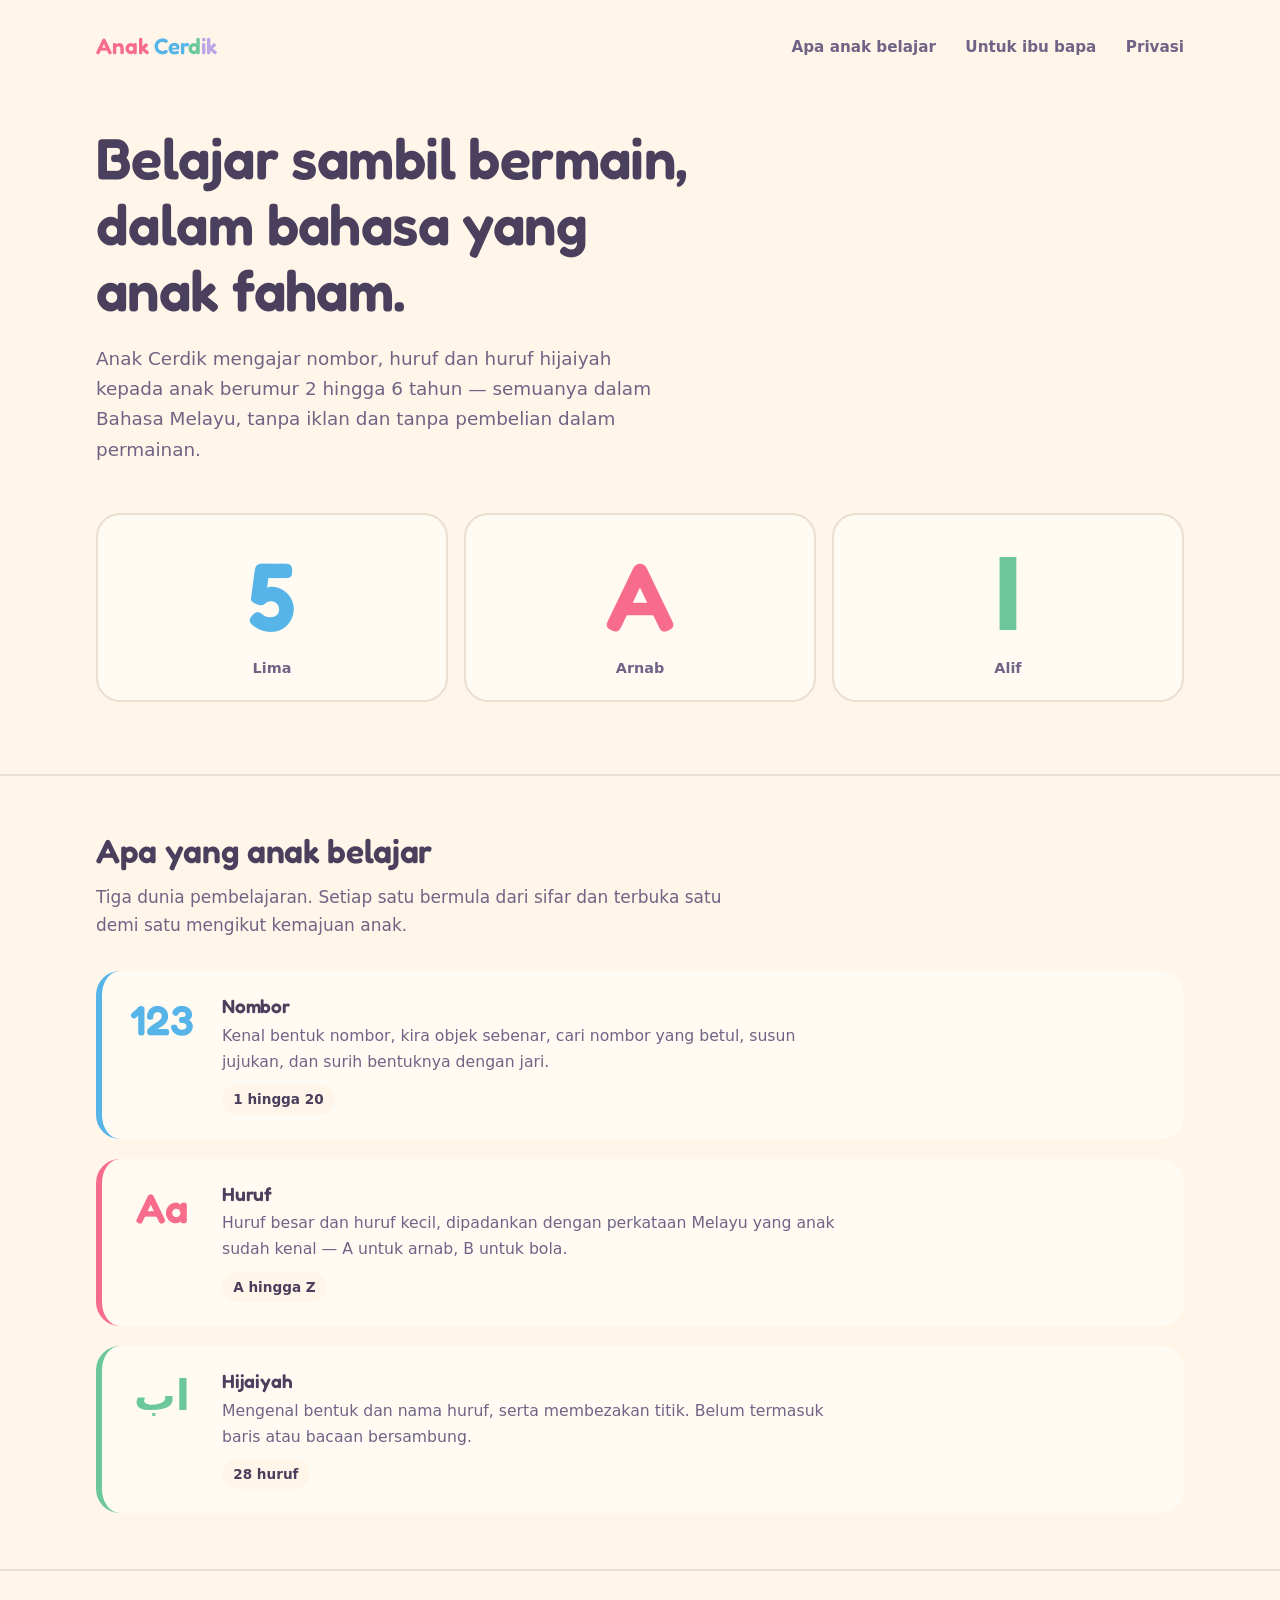
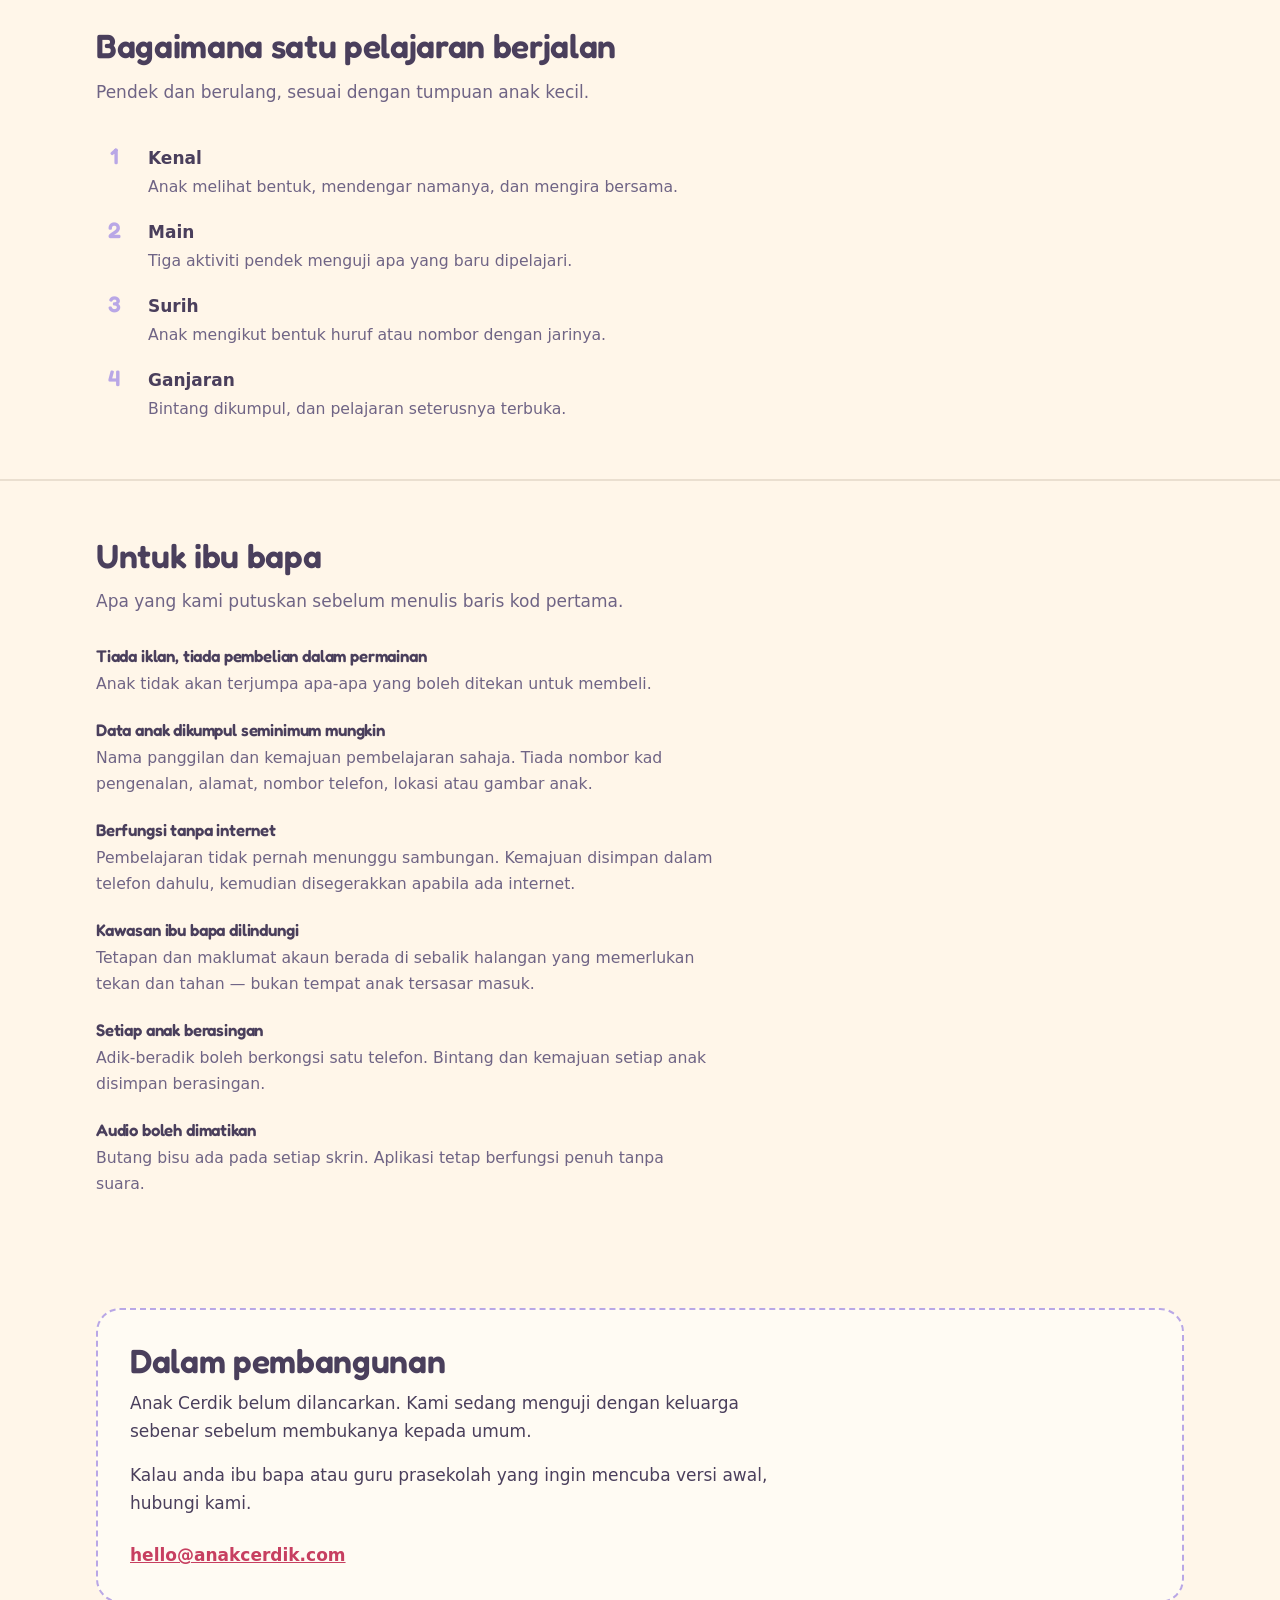
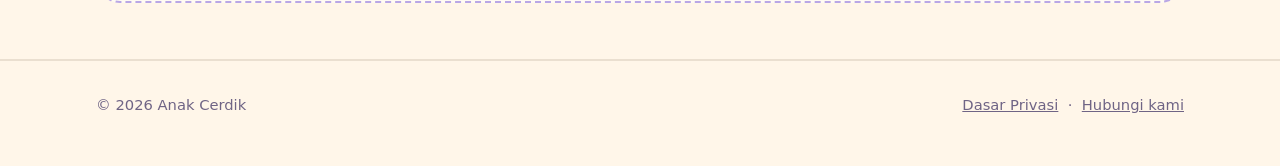
<file: index.html>
<!doctype html>
<html lang="ms">
<head>
<meta charset="utf-8">
<meta name="viewport" content="width=device-width, initial-scale=1">
<title>Anak Cerdik — Belajar Sambil Bermain</title>
<meta name="description" content="Aplikasi pembelajaran prasekolah dalam Bahasa Melayu. Nombor, huruf ABC dan huruf hijaiyah untuk anak 2 hingga 6 tahun. Tiada iklan.">
<meta property="og:title" content="Anak Cerdik — Belajar Sambil Bermain">
<meta property="og:description" content="Nombor, ABC dan hijaiyah untuk anak 2 hingga 6 tahun. Tiada iklan, tiada pembelian dalam permainan.">
<meta property="og:type" content="website">
<link rel="preconnect" href="https://fonts.googleapis.com">
<link rel="preconnect" href="https://fonts.gstatic.com" crossorigin>
<link href="https://fonts.googleapis.com/css2?family=Fredoka:wght@500;600&display=swap" rel="stylesheet">
<link rel="stylesheet" href="style.css">
</head>
<body>

<header class="masthead">
  <div class="wrap">
    <a class="wordmark" href="/">
      <span>Anak</span> <span>Cer</span><span>d</span><span>ik</span>
    </a>
    <nav>
      <a href="#belajar">Apa anak belajar</a>
      <a href="#ibubapa">Untuk ibu bapa</a>
      <a href="privasi.html">Privasi</a>
    </nav>
  </div>
</header>

<main>

  <div class="hero wrap">
    <h1>Belajar sambil bermain, dalam bahasa yang anak faham.</h1>
    <p class="lede">
      Anak Cerdik mengajar nombor, huruf dan huruf hijaiyah kepada anak
      berumur 2 hingga 6 tahun — semuanya dalam Bahasa Melayu, tanpa
      iklan dan tanpa pembelian dalam permainan.
    </p>

    <div class="specimen">
      <div class="glyph"><b>5</b><small>Lima</small></div>
      <div class="glyph"><b>A</b><small>Arnab</small></div>
      <div class="glyph"><b>&#1575;</b><small>Alif</small></div>
    </div>
  </div>

  <hr class="rule">

  <section id="belajar" class="wrap">
    <h2>Apa yang anak belajar</h2>
    <p class="section-intro">
      Tiga dunia pembelajaran. Setiap satu bermula dari sifar dan
      terbuka satu demi satu mengikut kemajuan anak.
    </p>

    <div class="modules">
      <article class="module num">
        <div class="mark">123</div>
        <div>
          <h3>Nombor</h3>
          <p>
            Kenal bentuk nombor, kira objek sebenar, cari nombor yang
            betul, susun jujukan, dan surih bentuknya dengan jari.
          </p>
          <span class="count">1 hingga 20</span>
        </div>
      </article>

      <article class="module abc">
        <div class="mark">Aa</div>
        <div>
          <h3>Huruf</h3>
          <p>
            Huruf besar dan huruf kecil, dipadankan dengan perkataan
            Melayu yang anak sudah kenal — A untuk arnab, B untuk bola.
          </p>
          <span class="count">A hingga Z</span>
        </div>
      </article>

      <article class="module hij">
        <div class="mark">&#1575;&#1576;</div>
        <div>
          <h3>Hijaiyah</h3>
          <p>
            Mengenal bentuk dan nama huruf, serta membezakan titik.
            Belum termasuk baris atau bacaan bersambung.
          </p>
          <span class="count">28 huruf</span>
        </div>
      </article>
    </div>
  </section>

  <hr class="rule">

  <section class="wrap">
    <h2>Bagaimana satu pelajaran berjalan</h2>
    <p class="section-intro">
      Pendek dan berulang, sesuai dengan tumpuan anak kecil.
    </p>
    <ol class="flow">
      <li>
        <div>
          <strong>Kenal</strong>
          <span>Anak melihat bentuk, mendengar namanya, dan mengira bersama.</span>
        </div>
      </li>
      <li>
        <div>
          <strong>Main</strong>
          <span>Tiga aktiviti pendek menguji apa yang baru dipelajari.</span>
        </div>
      </li>
      <li>
        <div>
          <strong>Surih</strong>
          <span>Anak mengikut bentuk huruf atau nombor dengan jarinya.</span>
        </div>
      </li>
      <li>
        <div>
          <strong>Ganjaran</strong>
          <span>Bintang dikumpul, dan pelajaran seterusnya terbuka.</span>
        </div>
      </li>
    </ol>
  </section>

  <hr class="rule">

  <section id="ibubapa" class="wrap">
    <h2>Untuk ibu bapa</h2>
    <p class="section-intro">
      Apa yang kami putuskan sebelum menulis baris kod pertama.
    </p>

    <div class="promises">
      <div class="promise">
        <h3>Tiada iklan, tiada pembelian dalam permainan</h3>
        <p>Anak tidak akan terjumpa apa-apa yang boleh ditekan untuk membeli.</p>
      </div>
      <div class="promise">
        <h3>Data anak dikumpul seminimum mungkin</h3>
        <p>
          Nama panggilan dan kemajuan pembelajaran sahaja. Tiada nombor
          kad pengenalan, alamat, nombor telefon, lokasi atau gambar anak.
        </p>
      </div>
      <div class="promise">
        <h3>Berfungsi tanpa internet</h3>
        <p>
          Pembelajaran tidak pernah menunggu sambungan. Kemajuan disimpan
          dalam telefon dahulu, kemudian disegerakkan apabila ada internet.
        </p>
      </div>
      <div class="promise">
        <h3>Kawasan ibu bapa dilindungi</h3>
        <p>
          Tetapan dan maklumat akaun berada di sebalik halangan yang
          memerlukan tekan dan tahan — bukan tempat anak tersasar masuk.
        </p>
      </div>
      <div class="promise">
        <h3>Setiap anak berasingan</h3>
        <p>
          Adik-beradik boleh berkongsi satu telefon. Bintang dan kemajuan
          setiap anak disimpan berasingan.
        </p>
      </div>
      <div class="promise">
        <h3>Audio boleh dimatikan</h3>
        <p>Butang bisu ada pada setiap skrin. Aplikasi tetap berfungsi penuh tanpa suara.</p>
      </div>
    </div>
  </section>

  <section class="wrap">
    <div class="status">
      <h2>Dalam pembangunan</h2>
      <p>
        Anak Cerdik belum dilancarkan. Kami sedang menguji dengan
        keluarga sebenar sebelum membukanya kepada umum.
      </p>
      <p>
        Kalau anda ibu bapa atau guru prasekolah yang ingin mencuba
        versi awal, hubungi kami.
      </p>
      <!-- TUKAR: gantikan dengan emel sebenar anda -->
      <a class="mail" href="mailto:hello@anakcerdik.com">hello@anakcerdik.com</a>
    </div>
  </section>

</main>

<footer>
  <div class="wrap">
    <!-- TUKAR: gantikan dengan nama syarikat/perniagaan berdaftar anda -->
    <div>&copy; 2026 Anak Cerdik</div>
    <div>
      <a href="privasi.html">Dasar Privasi</a>
      &nbsp;&middot;&nbsp;
      <a href="mailto:hello@anakcerdik.com">Hubungi kami</a>
    </div>
  </div>
</footer>

</body>
</html>
</file>
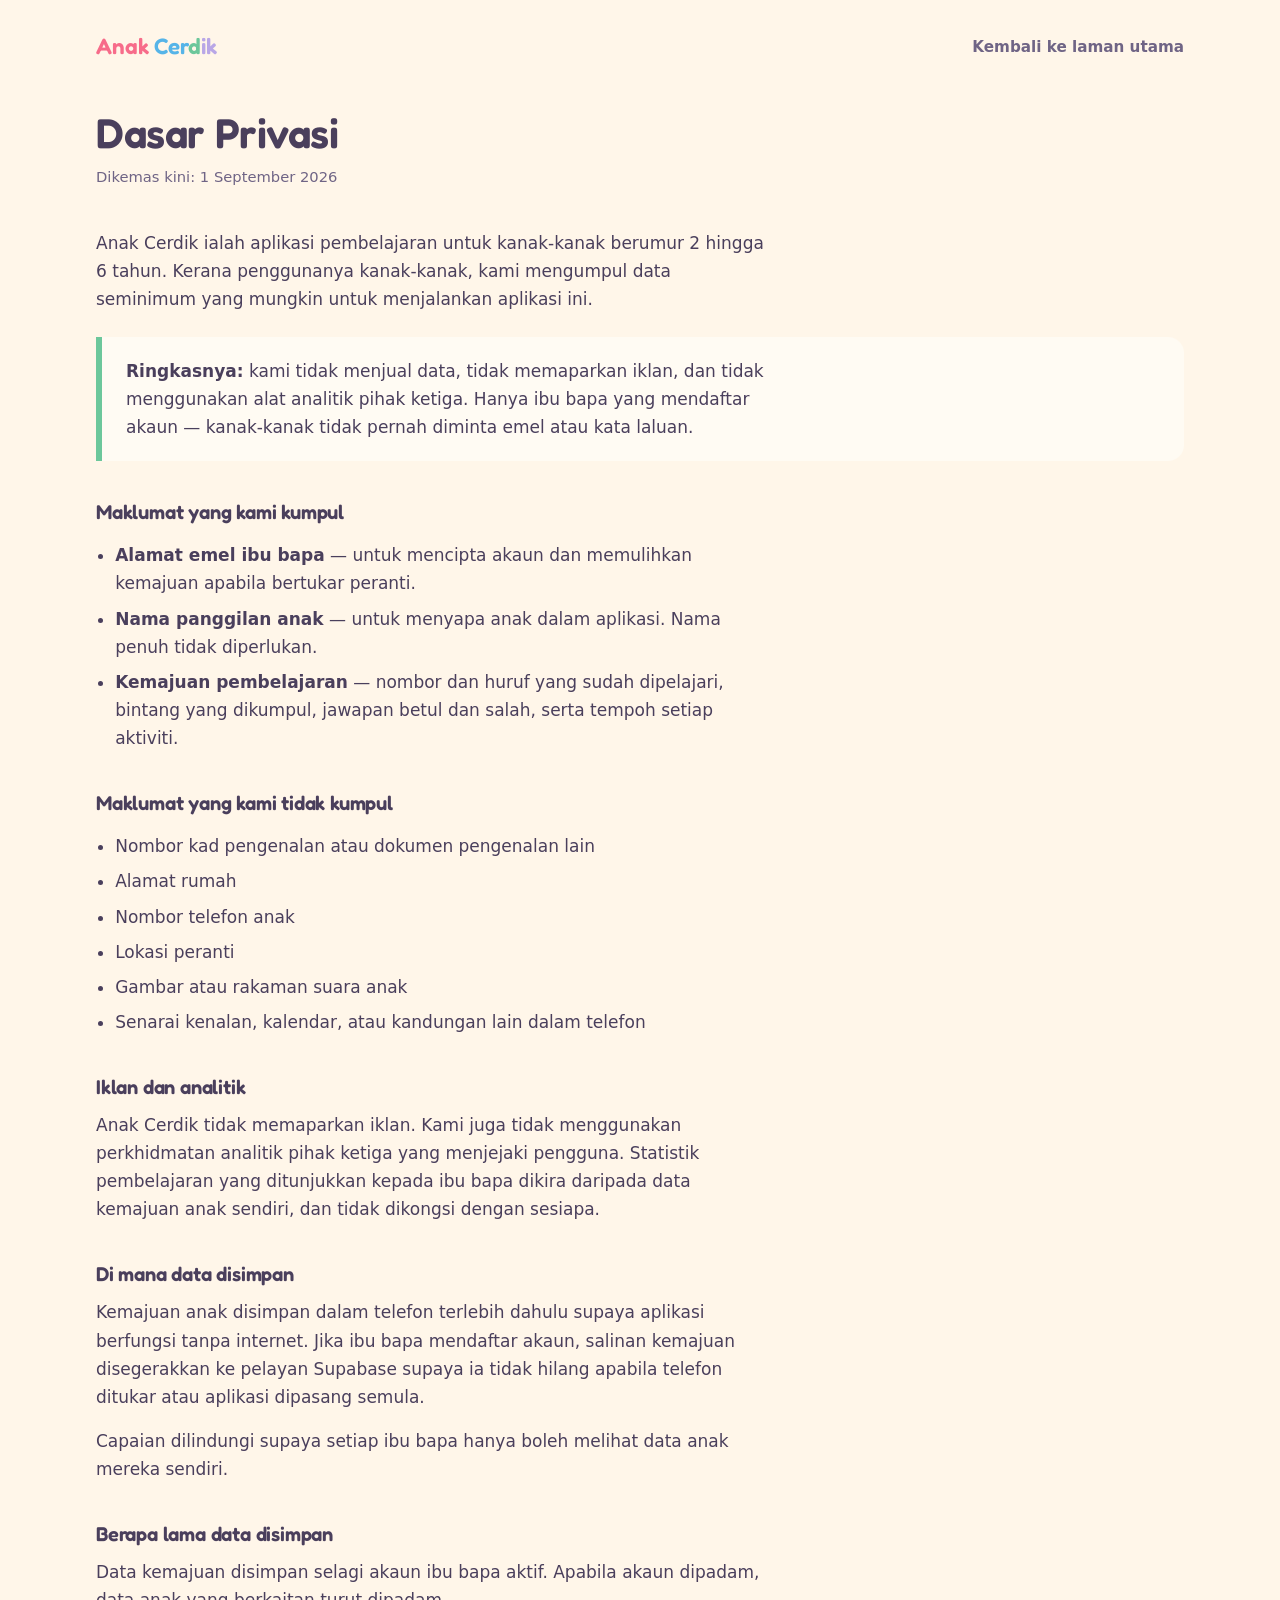
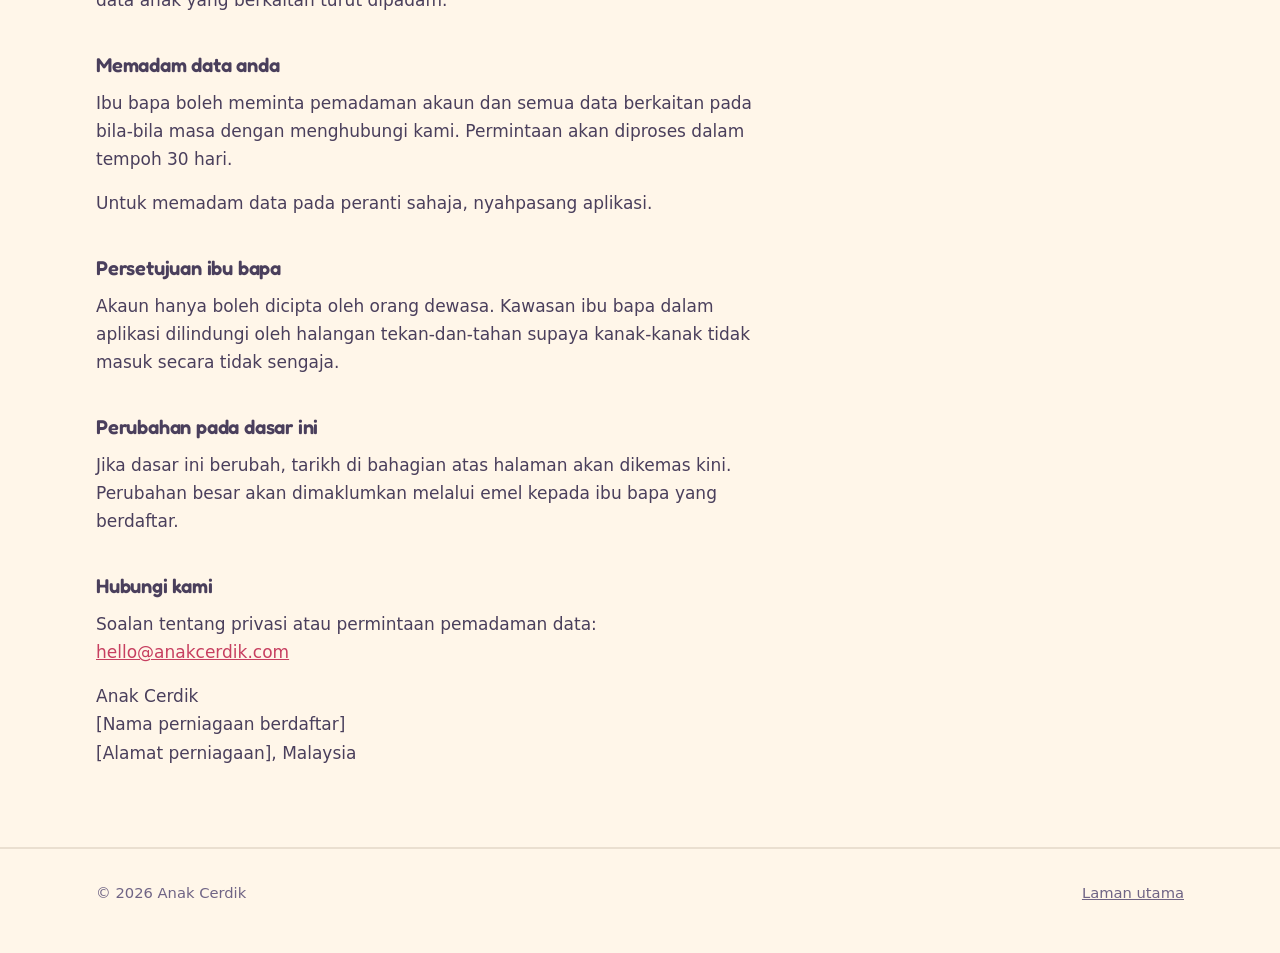
<file: privasi.html>
<!doctype html>
<html lang="ms">
<head>
<meta charset="utf-8">
<meta name="viewport" content="width=device-width, initial-scale=1">
<title>Dasar Privasi — Anak Cerdik</title>
<meta name="description" content="Dasar privasi Anak Cerdik: data apa yang dikumpul, apa yang tidak dikumpul, dan cara memadamnya.">
<link rel="preconnect" href="https://fonts.googleapis.com">
<link rel="preconnect" href="https://fonts.gstatic.com" crossorigin>
<link href="https://fonts.googleapis.com/css2?family=Fredoka:wght@500;600&display=swap" rel="stylesheet">
<link rel="stylesheet" href="style.css">
</head>
<body>

<header class="masthead">
  <div class="wrap">
    <a class="wordmark" href="index.html">
      <span>Anak</span> <span>Cer</span><span>d</span><span>ik</span>
    </a>
    <nav>
      <a href="index.html">Kembali ke laman utama</a>
    </nav>
  </div>
</header>

<main class="doc wrap">

  <h1>Dasar Privasi</h1>
  <!-- TUKAR: kemas kini tarikh setiap kali dasar ini diubah -->
  <p class="updated">Dikemas kini: 1 September 2026</p>

  <p>
    Anak Cerdik ialah aplikasi pembelajaran untuk kanak-kanak berumur
    2 hingga 6 tahun. Kerana penggunanya kanak-kanak, kami mengumpul
    data seminimum yang mungkin untuk menjalankan aplikasi ini.
  </p>

  <div class="callout">
    <p>
      <strong>Ringkasnya:</strong> kami tidak menjual data, tidak
      memaparkan iklan, dan tidak menggunakan alat analitik pihak ketiga.
      Hanya ibu bapa yang mendaftar akaun — kanak-kanak tidak pernah
      diminta emel atau kata laluan.
    </p>
  </div>

  <h2>Maklumat yang kami kumpul</h2>
  <ul>
    <li>
      <strong>Alamat emel ibu bapa</strong> — untuk mencipta akaun dan
      memulihkan kemajuan apabila bertukar peranti.
    </li>
    <li>
      <strong>Nama panggilan anak</strong> — untuk menyapa anak dalam
      aplikasi. Nama penuh tidak diperlukan.
    </li>
    <li>
      <strong>Kemajuan pembelajaran</strong> — nombor dan huruf yang
      sudah dipelajari, bintang yang dikumpul, jawapan betul dan salah,
      serta tempoh setiap aktiviti.
    </li>
  </ul>

  <h2>Maklumat yang kami tidak kumpul</h2>
  <ul>
    <li>Nombor kad pengenalan atau dokumen pengenalan lain</li>
    <li>Alamat rumah</li>
    <li>Nombor telefon anak</li>
    <li>Lokasi peranti</li>
    <li>Gambar atau rakaman suara anak</li>
    <li>Senarai kenalan, kalendar, atau kandungan lain dalam telefon</li>
  </ul>

  <h2>Iklan dan analitik</h2>
  <p>
    Anak Cerdik tidak memaparkan iklan. Kami juga tidak menggunakan
    perkhidmatan analitik pihak ketiga yang menjejaki pengguna. Statistik
    pembelajaran yang ditunjukkan kepada ibu bapa dikira daripada data
    kemajuan anak sendiri, dan tidak dikongsi dengan sesiapa.
  </p>

  <h2>Di mana data disimpan</h2>
  <p>
    Kemajuan anak disimpan dalam telefon terlebih dahulu supaya aplikasi
    berfungsi tanpa internet. Jika ibu bapa mendaftar akaun, salinan
    kemajuan disegerakkan ke pelayan Supabase supaya ia tidak hilang
    apabila telefon ditukar atau aplikasi dipasang semula.
  </p>
  <p>
    Capaian dilindungi supaya setiap ibu bapa hanya boleh melihat data
    anak mereka sendiri.
  </p>

  <h2>Berapa lama data disimpan</h2>
  <p>
    Data kemajuan disimpan selagi akaun ibu bapa aktif. Apabila akaun
    dipadam, data anak yang berkaitan turut dipadam.
  </p>

  <h2>Memadam data anda</h2>
  <p>
    Ibu bapa boleh meminta pemadaman akaun dan semua data berkaitan pada
    bila-bila masa dengan menghubungi kami. Permintaan akan diproses
    dalam tempoh 30 hari.
  </p>
  <p>
    Untuk memadam data pada peranti sahaja, nyahpasang aplikasi.
  </p>

  <h2>Persetujuan ibu bapa</h2>
  <p>
    Akaun hanya boleh dicipta oleh orang dewasa. Kawasan ibu bapa dalam
    aplikasi dilindungi oleh halangan tekan-dan-tahan supaya kanak-kanak
    tidak masuk secara tidak sengaja.
  </p>

  <h2>Perubahan pada dasar ini</h2>
  <p>
    Jika dasar ini berubah, tarikh di bahagian atas halaman akan dikemas
    kini. Perubahan besar akan dimaklumkan melalui emel kepada ibu bapa
    yang berdaftar.
  </p>

  <h2>Hubungi kami</h2>
  <p>
    Soalan tentang privasi atau permintaan pemadaman data:
    <!-- TUKAR: emel sebenar -->
    <a href="mailto:hello@anakcerdik.com">hello@anakcerdik.com</a>
  </p>
  <!-- TUKAR: nama dan alamat perniagaan berdaftar.
       Google Play memerlukan maklumat pembangun yang boleh disahkan. -->
  <p>
    Anak Cerdik<br>
    [Nama perniagaan berdaftar]<br>
    [Alamat perniagaan], Malaysia
  </p>

</main>

<footer>
  <div class="wrap">
    <div>&copy; 2026 Anak Cerdik</div>
    <div><a href="index.html">Laman utama</a></div>
  </div>
</footer>

</body>
</html>
</file>
<file: style.css>
/* ===========================================================
   ANAK CERDIK - laman web
   Palet diambil terus dari design token aplikasi supaya laman
   dan app terasa satu keluarga.
   =========================================================== */

:root {
  --cream: #fff6e9;
  --paper: #fffbf3;
  --ink: #4a3f5c;
  --ink-soft: #6f6485;   /* kontras 5.1:1 pada krim - lulus WCAG AA */
  --coral: #f76c8a;      /* aksen besar sahaja - kontras rendah */
  --coral-text: #c73f60; /* untuk pautan & teks kecil - 4.6:1, lulus AA */
  --lavender: #b9a7e6;
  --mint: #6cc79b;
  --sky: #56b4e8;
  --yellow: #ffd93d;
  --line: #eadfd0;

  --wrap: 68rem;
  --radius: 1.5rem;
}

* { box-sizing: border-box; }

html { -webkit-text-size-adjust: 100%; }

body {
  margin: 0;
  background: var(--cream);
  color: var(--ink);
  font-family: system-ui, -apple-system, "Segoe UI", Roboto, sans-serif;
  font-size: 1.0625rem;
  line-height: 1.65;
}

h1, h2, h3, .display {
  font-family: Fredoka, system-ui, sans-serif;
  font-weight: 600;
  line-height: 1.15;
  letter-spacing: -0.01em;
  margin: 0;
}

p { margin: 0 0 1rem; max-width: 62ch; }

a { color: var(--coral-text); }
a:focus-visible,
button:focus-visible {
  outline: 3px solid var(--sky);
  outline-offset: 3px;
  border-radius: 6px;
}

.wrap {
  width: min(100% - 2.5rem, var(--wrap));
  margin-inline: auto;
}

/* ---------- Kepala ---------- */

.masthead {
  padding: 1.75rem 0;
}
.masthead .wrap {
  display: flex;
  align-items: center;
  justify-content: space-between;
  gap: 1rem;
}
.wordmark {
  font-family: Fredoka, system-ui, sans-serif;
  font-size: 1.4rem;
  font-weight: 600;
  text-decoration: none;
  color: var(--ink);
}
.wordmark span:nth-child(1) { color: var(--coral); }
.wordmark span:nth-child(2) { color: var(--sky); }
.wordmark span:nth-child(3) { color: var(--mint); }
.wordmark span:nth-child(4) { color: var(--lavender); }

.masthead nav a {
  color: var(--ink-soft);
  text-decoration: none;
  font-weight: 600;
  font-size: 0.95rem;
  margin-left: 1.5rem;
}
.masthead nav a:hover { color: var(--ink); }

/* ---------- Hero ---------- */

.hero { padding: 2rem 0 4.5rem; }

.hero h1 {
  font-size: clamp(2.1rem, 6vw, 3.6rem);
  max-width: 18ch;
}
.hero .lede {
  font-size: 1.15rem;
  color: var(--ink-soft);
  margin-top: 1.25rem;
  max-width: 48ch;
}

/* Spesimen: tiga sistem tulisan yang app ini ajar.
   Ini produknya dalam satu pandangan - bukan hiasan. */
.specimen {
  display: grid;
  grid-template-columns: repeat(3, 1fr);
  gap: 1rem;
  margin-top: 3rem;
}
.glyph {
  background: var(--paper);
  border: 2px solid var(--line);
  border-radius: var(--radius);
  padding: 2rem 1rem 1.25rem;
  text-align: center;
}
.glyph b {
  display: block;
  font-family: Fredoka, system-ui, sans-serif;
  font-size: clamp(3.5rem, 12vw, 6rem);
  font-weight: 600;
  line-height: 1;
}
.glyph small {
  display: block;
  margin-top: 0.85rem;
  font-size: 0.9rem;
  font-weight: 700;
  color: var(--ink-soft);
}
.glyph:nth-child(1) b { color: var(--sky); }
.glyph:nth-child(2) b { color: var(--coral); }
.glyph:nth-child(3) b { color: var(--mint); font-size: clamp(3.5rem, 12vw, 6rem); }

/* Satu momen gerakan sahaja: glif mendarat semasa halaman dibuka. */
@media (prefers-reduced-motion: no-preference) {
  .glyph { animation: land 0.5s cubic-bezier(0.2, 0.7, 0.3, 1) backwards; }
  .glyph:nth-child(1) { animation-delay: 0.05s; }
  .glyph:nth-child(2) { animation-delay: 0.15s; }
  .glyph:nth-child(3) { animation-delay: 0.25s; }
}
@keyframes land {
  from { opacity: 0; transform: translateY(14px); }
  to { opacity: 1; transform: none; }
}

/* ---------- Seksyen ---------- */

section { padding: 3.5rem 0; }
section h2 {
  font-size: clamp(1.5rem, 4vw, 2.1rem);
  margin-bottom: 0.75rem;
}
.section-intro { color: var(--ink-soft); margin-bottom: 2rem; }

.rule { border: 0; border-top: 2px solid var(--line); margin: 0; }

/* Modul - dibezakan oleh glifnya, bukan kad seragam */
.modules { display: grid; gap: 1.25rem; }
.module {
  display: grid;
  grid-template-columns: 4.5rem 1fr;
  gap: 1.5rem;
  align-items: start;
  padding: 1.5rem;
  background: var(--paper);
  border-radius: var(--radius);
  border-left: 6px solid var(--line);
}
.module.num { border-left-color: var(--sky); }
.module.abc { border-left-color: var(--coral); }
.module.hij { border-left-color: var(--mint); }
.module .mark {
  font-family: Fredoka, system-ui, sans-serif;
  font-size: 2.6rem;
  font-weight: 600;
  text-align: center;
  line-height: 1.2;
}
.module.num .mark { color: var(--sky); }
.module.abc .mark { color: var(--coral); }
.module.hij .mark { color: var(--mint); }
.module h3 { font-size: 1.2rem; margin-bottom: 0.35rem; }
.module p { margin: 0; color: var(--ink-soft); font-size: 0.98rem; }
.module .count {
  display: inline-block;
  margin-top: 0.6rem;
  font-size: 0.85rem;
  font-weight: 700;
  color: var(--ink);
  background: var(--cream);
  padding: 0.25rem 0.7rem;
  border-radius: 999px;
}

/* Aliran pembelajaran - ini memang jujukan, jadi ia dinomborkan */
.flow { counter-reset: step; display: grid; gap: 0.75rem; margin: 0; padding: 0; }
.flow li {
  counter-increment: step;
  list-style: none;
  display: grid;
  grid-template-columns: 2.25rem 1fr;
  gap: 1rem;
  align-items: baseline;
}
.flow li::before {
  content: counter(step);
  font-family: Fredoka, system-ui, sans-serif;
  font-weight: 600;
  color: var(--lavender);
  font-size: 1.4rem;
  text-align: center;
}
.flow strong { display: block; }
.flow span { color: var(--ink-soft); font-size: 0.98rem; }

/* Jaminan untuk ibu bapa */
.promises { display: grid; gap: 1.5rem; }
.promise h3 { font-size: 1.05rem; margin-bottom: 0.3rem; }
.promise p { margin: 0; color: var(--ink-soft); font-size: 0.98rem; }

/* Status */
.status {
  background: var(--paper);
  border: 2px dashed var(--lavender);
  border-radius: var(--radius);
  padding: 2rem;
}
.status h2 { margin-bottom: 0.5rem; }
.status p:last-child { margin-bottom: 0; }

.mail {
  display: inline-block;
  margin-top: 0.5rem;
  font-weight: 700;
}

/* ---------- Kaki ---------- */

footer {
  border-top: 2px solid var(--line);
  padding: 2rem 0 3rem;
  color: var(--ink-soft);
  font-size: 0.92rem;
}
footer .wrap { display: flex; flex-wrap: wrap; gap: 1rem 2rem; justify-content: space-between; }
footer a { color: var(--ink-soft); }

/* ---------- Halaman teks (privasi) ---------- */

.doc { padding: 1rem 0 4rem; }
.doc h1 { font-size: clamp(1.8rem, 5vw, 2.6rem); margin-bottom: 0.5rem; }
.doc .updated { color: var(--ink-soft); font-size: 0.92rem; margin-bottom: 2.5rem; }
.doc h2 { font-size: 1.25rem; margin: 2.5rem 0 0.75rem; }
.doc ul { padding-left: 1.2rem; max-width: 62ch; }
.doc li { margin-bottom: 0.45rem; }
.doc .callout {
  background: var(--paper);
  border-left: 6px solid var(--mint);
  border-radius: 0 1rem 1rem 0;
  padding: 1.25rem 1.5rem;
  margin: 1.5rem 0;
}
.doc .callout p:last-child { margin-bottom: 0; }

/* ---------- Responsif ---------- */

@media (max-width: 40rem) {
  .specimen { grid-template-columns: 1fr; }
  .module { grid-template-columns: 1fr; gap: 0.75rem; }
  .module .mark { text-align: left; }
  .masthead .wrap { flex-direction: column; align-items: flex-start; gap: 0.5rem; }
  .masthead nav a { margin-left: 0; margin-right: 1.25rem; }
}
</file>
